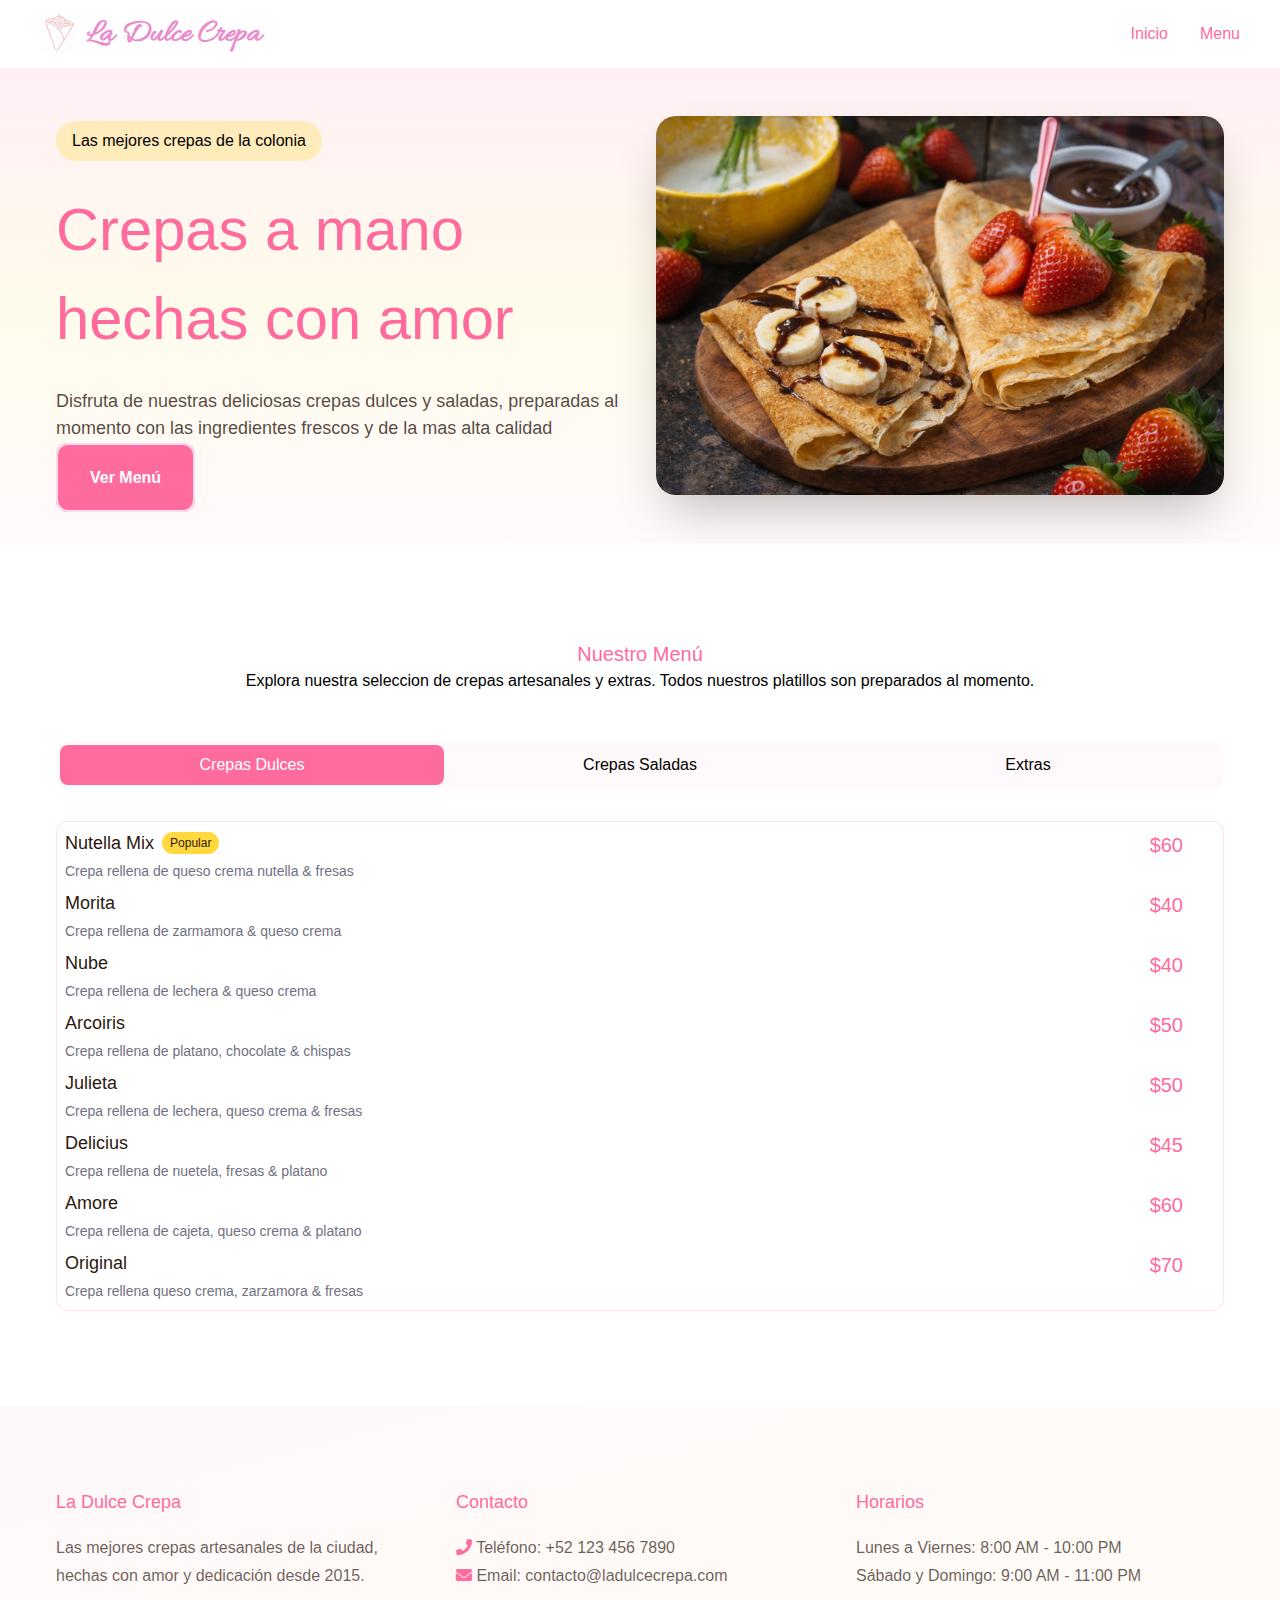
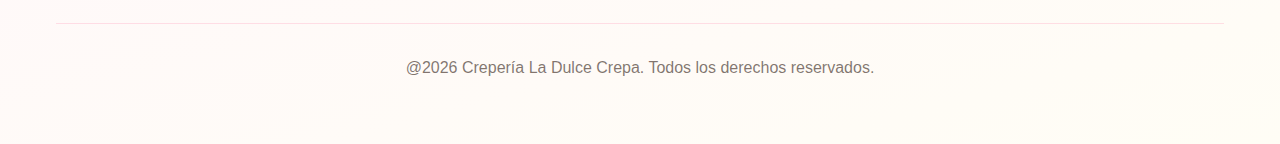
<file: index.html>
<!DOCTYPE html>
<html lang="es">
<head>
    <meta charset="UTF-8">
    <meta name="viewport" content="width=device-width, initial-scale=1.0">
    <meta name="description" content="Disfruta de las mejores crepas dulces y saladas artesanales en La Dulce Crepa. Preparadas al momento con ingredientes frescos en la colonia. ¡Visítanos!">
    <meta name="keywords" content="crepas, crepas dulces, crepas saladas, comida artesanal, colonia, fresas, nutella, queso crema, extras, menú">
    <meta name="author" content="La Dulce Crepa">
    <meta name="robots" content="index, follow">
    <link rel="canonical" href="https://ladulcecrepa.com/"> <!-- Cambia esto por tu URL real si tienes dominio -->
    <link rel="stylesheet" href="../css/style.css">
    <link rel="Shortcut icon" href="../Img/Logo crepa Nosa.png">
    <link rel="stylesheet" href="../lib/fontawesome-free-5.15.4-web/css/all.css">
    <link href="https://fonts.googleapis.com/css2?family=Allura&display=swap" rel="stylesheet">

    <title>La Dulce Crepa - Crepas Dulces y Saladas Artesanales</title>
    
    <!-- Open Graph para Facebook -->
    <meta property="og:title" content="La Dulce Crepa - Crepas Artesanales">
    <meta property="og:description" content="Las mejores crepas dulces y saladas preparadas al momento con ingredientes frescos. ¡Visítanos en la colonia!">
    <meta property="og:image" content="../Img/Crepas_main.png"> <!-- Cambia a URL absoluta si subes a web -->
    <meta property="og:url" content="https://ladulcecrepa.com/">
    <meta property="og:type" content="website">
    
    <!-- Twitter Cards -->
    <meta name="twitter:card" content="summary_large_image">
    <meta name="twitter:title" content="La Dulce Crepa - Crepas Artesanales">
    <meta name="twitter:description" content="Disfruta de crepas dulces y saladas hechas con amor. Ingredientes frescos y deliciosos.">
    <meta name="twitter:image" content="../Img/Crepas_main.png">
    
    <!-- Schema Markup para Restaurante -->
    <script type="application/ld+json">
    {
      "@context": "https://schema.org",
      "@type": "Restaurant",
      "name": "La Dulce Crepa",
      "description": "Crepas dulces y saladas artesanales preparadas al momento con ingredientes frescos.",
      "url": "https://ladulcecrepa.com/",
      "telephone": "+52-XXX-XXX-XXXX",  <!-- Reemplaza con tu número real -->
      "address": {
        "@type": "PostalAddress",
        "streetAddress": "Dirección de tu negocio",  <!-- Reemplaza -->
        "addressLocality": "Tu Ciudad",
        "addressRegion": "Tu Estado",
        "postalCode": "Código Postal",
        "addressCountry": "MX"
      },
      "servesCuisine": ["Mexicana", "Postres"],
      "priceRange": "$$",
      "image": "../Img/Crepas_main.png",
      "menu": "#menu"
    }
    </script>

</head>
<body>
     <!--Menu-->
      <header class="header-principal"> 
        <nav>
          <div class="nav-container">
            <div class="logo-parent">
              
              <img class="logoNosa" src="../Img/Logo crepa Nosa chico.PNG" alt="La Dulce Crepa" loading="lazy">
              <a href="#" class="logo">La Dulce Crepa</a>

            </div>
            
            <button class="menu-btn" id="menuBtn">☰</button>
            <ul class="nav-links" id="navLinks">
              <li><a href="#inicio">Inicio</a></li>
              <li><a href="#menu">Menu</a></li>
              
            </ul>
          </div>


        </nav>

      </header>

        <!--Hero Section-->

        <section id="inicio"  class="hero">
          <div class="container">
            <div class="hero-grid">
              <div class="hero-content">
                <div class="hero-badge">
                  <p>Las mejores crepas de la colonia</p>
                </div>
                <h1 class="hero-title">
                  Crepas a mano hechas con amor
                </h1>
                <p class="hero-description">
                  Disfruta de nuestras deliciosas crepas dulces y saladas, preparadas al momento con las ingredientes frescos y de la mas alta calidad
                </p>
                <div class="hero-buttons">
                  <a href="#menu" class="btn btn-primary">Ver Menú</a>
                </div>
              </div>
              <div class="hero-image">
                <img src="../Img/Crepas_main.png" alt="Crepas deliciosas" loading="lazy">

              </div>
            </div>
            
          </div>
        </section>

        <!--Menú Section-->

        <section id="menu" class="menu-section">
           <div class="container menu-container">

            
            <div class="menu-header">
              <h2 class="menu-title">Nuestro Menú</h2>
              <p class="menu-subtitle">Explora nuestra seleccion de crepas artesanales y extras. Todos nuestros platillos son preparados al momento.</p>
            </div>

            <!--tabs-->
            <div class="tabs">
              <div class="tab-list">
                <button class="tab-trigger active" id="btn-active-dulces"><span>Crepas Dulces</span></button>
                <button class="tab-trigger" id="btn-active-saladas"><span>Crepas Saladas</span></button>
                <button class="tab-trigger" id="btn-active-extras"><span>Extras</span></button>
              </div>

              <!--tab content dulces-->
              <div class="tab-content active" id="tabDulces">
                <div class="menu-card" id="dulces-list">
                  <div class="menu-item">
                    
                    <div class="menu-item-content">

                      <div class="menu-item-info">
                        <div class="menu-item-header">
                          <h3 class="menu-item-name">Nutella Mix</h3>
                          <span class="popular-badge">Popular</span>
                        </div>
                        <p class="menu-item-description">Crepa rellena de queso crema nutella & fresas</p>

                      </div>

                      <div class="menu-item-action">
                        <span class="menu-item-price">$60</span>


                      </div>
                    </div>
                  </div>
                  <div class="menu-item">
                    
                    <div class="menu-item-content">

                      <div class="menu-item-info">
                        <div class="menu-item-header">
                          <h3 class="menu-item-name">Morita</h3>
                          
                        </div>
                        <p class="menu-item-description">Crepa rellena de zarmamora & queso crema</p>

                      </div>

                      <div class="menu-item-action">
                        <span class="menu-item-price">$40</span>


                      </div>
                    </div>
                  </div>
                  <div class="menu-item">
                    
                    <div class="menu-item-content">

                      <div class="menu-item-info">
                        <div class="menu-item-header">
                          <h3 class="menu-item-name">Nube</h3>
                          
                        </div>
                        <p class="menu-item-description">Crepa rellena de lechera & queso crema</p>

                      </div>

                      <div class="menu-item-action">
                        <span class="menu-item-price">$40</span>


                      </div>
                    </div>
                  </div>
                  <div class="menu-item">
                    
                    <div class="menu-item-content">

                      <div class="menu-item-info">
                        <div class="menu-item-header">
                          <h3 class="menu-item-name">Arcoiris</h3>
                          
                        </div>
                        <p class="menu-item-description">Crepa rellena de platano, chocolate & chispas</p>

                      </div>

                      <div class="menu-item-action">
                        <span class="menu-item-price">$50</span>


                      </div>
                    </div>
                  </div>
                  <div class="menu-item">
                    
                    <div class="menu-item-content">

                      <div class="menu-item-info">
                        <div class="menu-item-header">
                          <h3 class="menu-item-name">Julieta</h3>
                          
                        </div>
                        <p class="menu-item-description">Crepa rellena de lechera, queso crema & fresas</p>

                      </div>

                      <div class="menu-item-action">
                        <span class="menu-item-price">$50</span>


                      </div>
                    </div>
                  </div>
                  <div class="menu-item">
                    
                    <div class="menu-item-content">

                      <div class="menu-item-info">
                        <div class="menu-item-header">
                          <h3 class="menu-item-name">Delicius</h3>
                          
                        </div>
                        <p class="menu-item-description">Crepa rellena de nuetela, fresas & platano</p>

                      </div>

                      <div class="menu-item-action">
                        <span class="menu-item-price">$45</span>


                      </div>
                    </div>
                  </div>

                  <div class="menu-item">
                    
                    <div class="menu-item-content">

                      <div class="menu-item-info">
                        <div class="menu-item-header">
                          <h3 class="menu-item-name">Amore</h3>
                          
                        </div>
                        <p class="menu-item-description">Crepa rellena de cajeta, queso crema & platano</p>

                      </div>

                      <div class="menu-item-action">
                        <span class="menu-item-price">$60</span>


                      </div>
                    </div>
                  </div>

                  <div class="menu-item">
                    
                    <div class="menu-item-content">

                      <div class="menu-item-info">
                        <div class="menu-item-header">
                          <h3 class="menu-item-name">Original</h3>
                          
                        </div>
                        <p class="menu-item-description">Crepa rellena queso crema, zarzamora & fresas</p>

                      </div>

                      <div class="menu-item-action">
                        <span class="menu-item-price">$70</span>


                      </div>
                    </div>
                  </div>



                  <!--tab content- saladas-->

                  
                  

                </div>
              </div>

              <!--tab content saladas-->

              <div class="tab-content " id="tabSaladas">

                    <div class="menu-card" id="saladas-list">
                       <div class="menu-item">
                    
                    <div class="menu-item-content">

                      <div class="menu-item-info">
                        <div class="menu-item-header">
                          <h3 class="menu-item-name">Tradicional</h3>
                          <span class="popular-badge">Popular</span>
                        </div>
                        <p class="menu-item-description">Crepa rellena de jamon & queso manchego</p>

                      </div>

                      <div class="menu-item-action">
                        <span class="menu-item-price">$60</span>


                      </div>
                    </div>
                  </div>
                  <div class="menu-item">
                    
                    <div class="menu-item-content">

                      <div class="menu-item-info">
                        <div class="menu-item-header">
                          <h3 class="menu-item-name">Hawallana</h3>
                          
                        </div>
                        <p class="menu-item-description">Crepa rellena de jamón, piña & queso manchego</p>

                      </div>

                      <div class="menu-item-action">
                        <span class="menu-item-price">$70</span>


                      </div>
                    </div>
                  </div>
                  <div class="menu-item">
                    
                    <div class="menu-item-content">

                      <div class="menu-item-info">
                        <div class="menu-item-header">
                          <h3 class="menu-item-name">Buenísima</h3>
                          
                        </div>
                        <p class="menu-item-description">Crepa rellena de salchicha, queso manchego & queso amarillo</p>

                      </div>

                      <div class="menu-item-action">
                        <span class="menu-item-price">$80</span>


                      </div>
                    </div>
                  </div>
                  <div class="menu-item">
                    
                    <div class="menu-item-content">

                      <div class="menu-item-info">
                        <div class="menu-item-header">
                          <h3 class="menu-item-name">Quesísimo</h3>
                          
                        </div>
                        <p class="menu-item-description">Crepa rellena de queso manchego, queso crema & queso amarillo</p>

                      </div>

                      <div class="menu-item-action">
                        <span class="menu-item-price">$45</span>


                      </div>
                    </div>
                  </div>
                  

                  






                    </div>
                  </div>
              
               <!--Extras-->

                  <div class="tab-content" id="tabExtras">
                    <div class="menu-card" id="tab-extras">
                       <div class="menu-item">
                    
                    <div class="menu-item-content">

                      <div class="menu-item-info">
                        <div class="menu-item-header">
                          <h3 class="menu-item-name">Plátanos fritos</h3>
                          
                        </div>
                        <p class="menu-item-description">Orden de plátanos fritos preparados con lechera, chocolate & y chispas</p>

                      </div>

                      <div class="menu-item-action">
                        <span class="menu-item-price">$35</span>


                      </div>
                    </div>
                  </div>
                  <div class="menu-item">
                    
                    <div class="menu-item-content">

                      <div class="menu-item-info">
                        <div class="menu-item-header">
                          <h3 class="menu-item-name">Café</h3>
                          
                        </div>
                        <p class="menu-item-description">Delicioso café americano calientito con ducel algusto.</p>

                      </div>

                      <div class="menu-item-action">
                        <span class="menu-item-price">$20</span>


                      </div>
                    </div>
                  </div>
                  <div class="menu-item">
                    
                    <div class="menu-item-content">

                      <div class="menu-item-info">
                        <div class="menu-item-header">
                          <h3 class="menu-item-name">Té</h3>
                          
                        </div>
                        <p class="menu-item-description">Disfruta tu crepa acompañado de un té caliente de diferentes sabores.</p>

                      </div>

                      <div class="menu-item-action">
                        <span class="menu-item-price">$20</span>


                      </div>
                    </div>
                  </div>


                    </div>
                  </div>   

            </div>



           </div>





        </section>

        <!--Footer-->

        <footer class="footer" id="footer">
          <div class="container">

            <div class="footer-grid" >


             <div class="sociales" >
             <h4> La Dulce Crepa</h4>
             <p class="footer-text">Las mejores crepas artesanales de la ciudad, hechas con amor y dedicación desde 2015.</p>
             

             </div>
             <div class="contacto">
             <h4>Contacto</h4>
             <p class="footer-text"><i class="fas fa-phone"></i> Teléfono: +52 123 456 7890</p>
             <p class="footer-text"><i class="fas fa-envelope"></i> Email: contacto@ladulcecrepa.com</p>
             
            
             </div>
             <div class="horarios">
             <h4>Horarios</h4>
             <p class="footer-text">Lunes a Viernes: 8:00 AM - 10:00 PM</p>
             <p class="footer-text">Sábado y Domingo: 9:00 AM - 11:00 PM</p>
             </div>



            </div>
            <div class="footer-bottom">
              <p>@2026 Crepería La Dulce Crepa. Todos los derechos reservados.</p>
            </div>


           




          </div>

       

        </footer>
          
           
            
          
              
              
            

           

           
         
      





           



        
        
          
      
       

      

    
</body>
<script src="../js/app.js"></script>
</html>
</file>
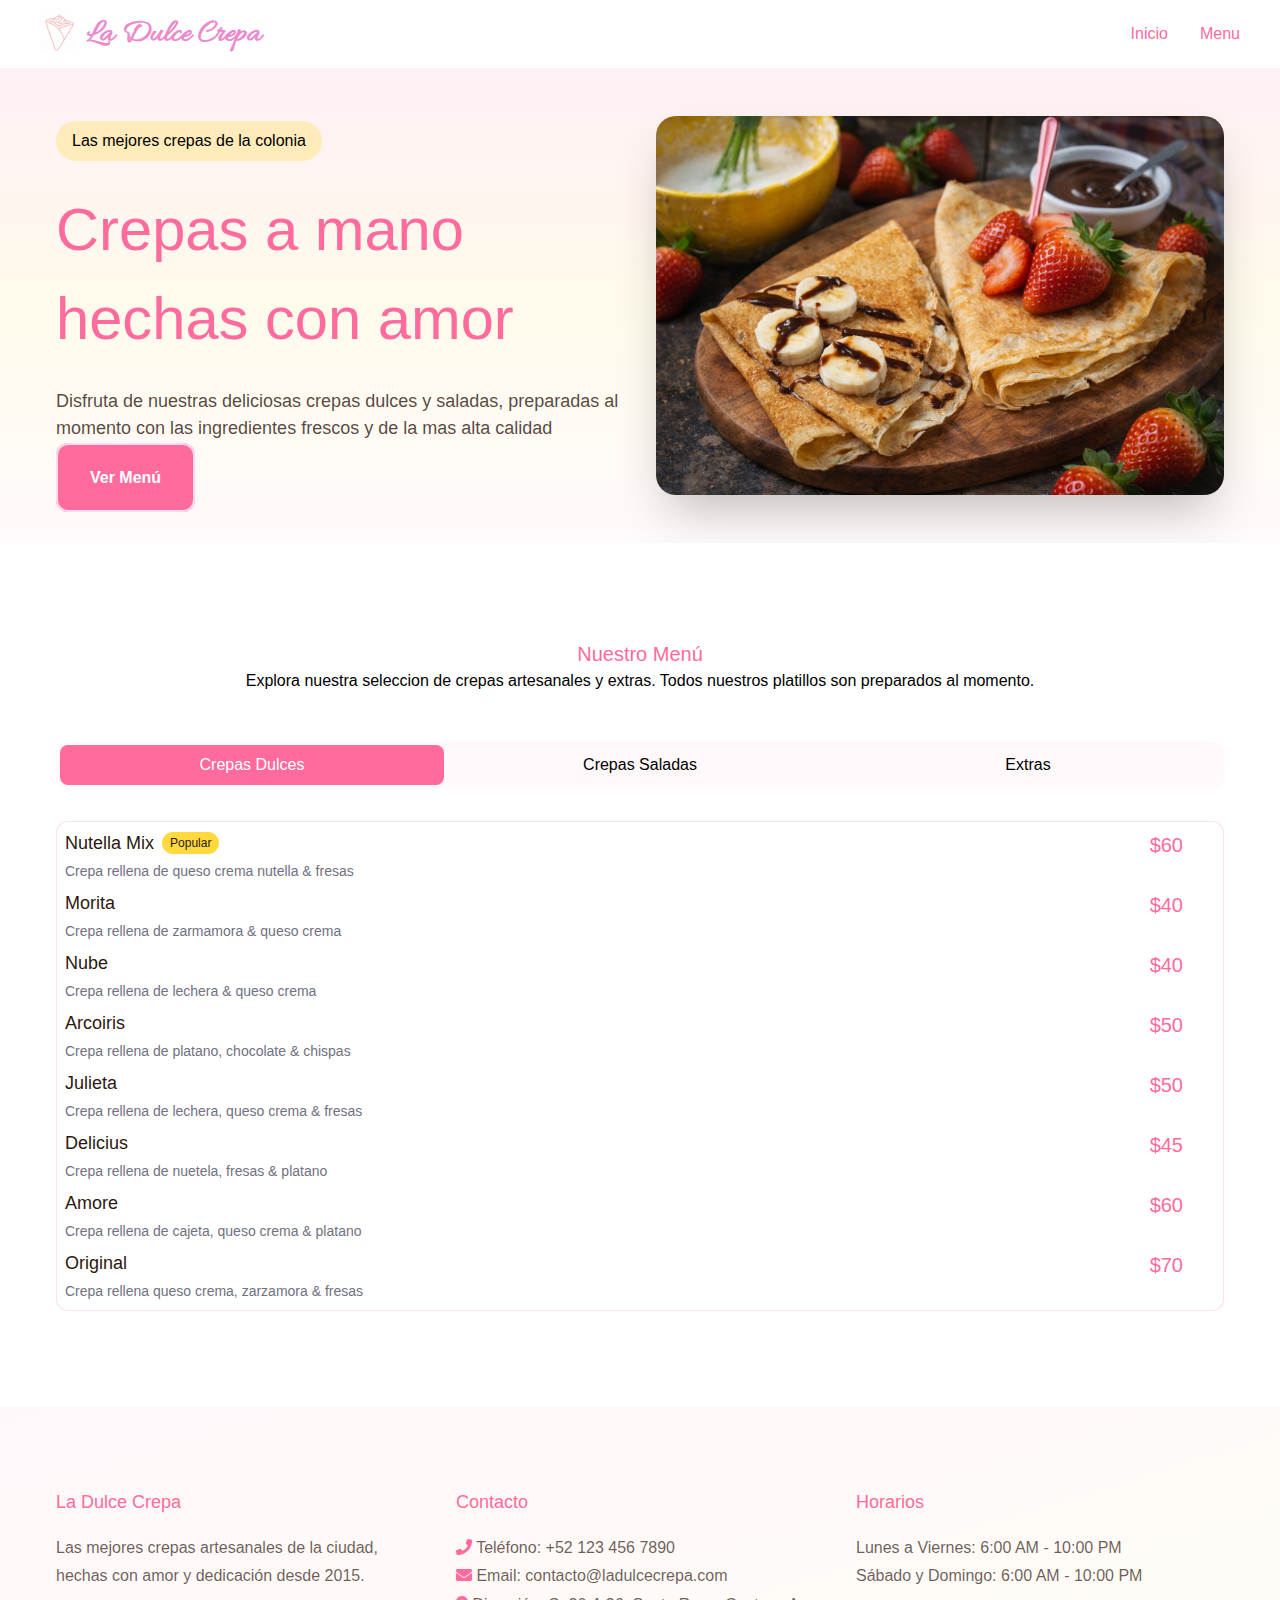
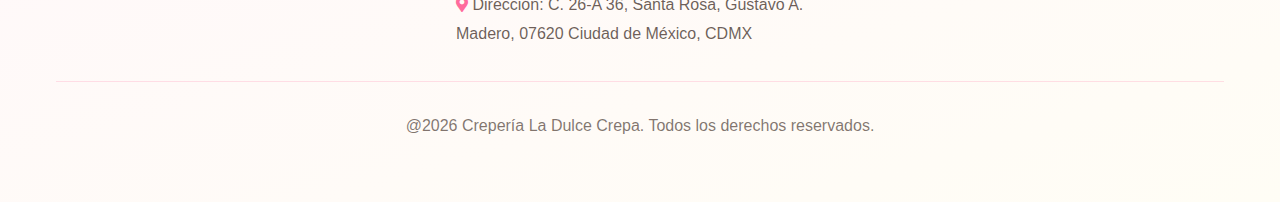
<file: html/index.html>
<!DOCTYPE html>
<html lang="es">
<head>
    <meta charset="UTF-8">
    <meta name="viewport" content="width=device-width, initial-scale=1.0">
    <meta name="description" content="Disfruta de las mejores crepas dulces y saladas artesanales en La Dulce Crepa. Preparadas al momento con ingredientes frescos en la colonia. ¡Visítanos!">
    <meta name="keywords" content="crepas, crepas dulces, crepas saladas, comida artesanal, colonia, fresas, nutella, queso crema, extras, menú">
    <meta name="author" content="La Dulce Crepa">
    <meta name="robots" content="index, follow">
    <link rel="canonical" href="https://ladulcecrepa.com/"> <!-- Cambia esto por tu URL real si tienes dominio -->
    <link rel="stylesheet" href="../css/style.css">
    <link rel="Shortcut icon" href="../Img/Logo crepa Nosa.png">
    <link rel="stylesheet" href="../lib/fontawesome-free-5.15.4-web/css/all.css">
    <link href="https://fonts.googleapis.com/css2?family=Allura&display=swap" rel="stylesheet">

    <title>La Dulce Crepa - Crepas Dulces y Saladas Artesanales</title>
    
    <!-- Open Graph para Facebook -->
    <meta property="og:title" content="La Dulce Crepa - Crepas Artesanales">
    <meta property="og:description" content="Las mejores crepas dulces y saladas preparadas al momento con ingredientes frescos. ¡Visítanos en la colonia!">
    <meta property="og:image" content="../Img/Crepas_main.png"> <!-- Cambia a URL absoluta si subes a web -->
    <meta property="og:url" content="https://ladulcecrepa.com/">
    <meta property="og:type" content="website">
    
    <!-- Twitter Cards -->
    <meta name="twitter:card" content="summary_large_image">
    <meta name="twitter:title" content="La Dulce Crepa - Crepas Artesanales">
    <meta name="twitter:description" content="Disfruta de crepas dulces y saladas hechas con amor. Ingredientes frescos y deliciosos.">
    <meta name="twitter:image" content="../Img/Crepas_main.png">
    
    <!-- Schema Markup para Restaurante -->
    <script type="application/ld+json">
    {
      "@context": "https://schema.org",
      "@type": "Restaurant",
      "name": "La Dulce Crepa",
      "description": "Crepas dulces y saladas artesanales preparadas al momento con ingredientes frescos.",
      "url": "https://ladulcecrepa.com/",
      "telephone": "+52-XXX-XXX-XXXX",  <!-- Reemplaza con tu número real -->
      "address": {
        "@type": "PostalAddress",
        "streetAddress": "Dirección de tu negocio",  <!-- Reemplaza -->
        "addressLocality": "Tu Ciudad",
        "addressRegion": "Tu Estado",
        "postalCode": "Código Postal",
        "addressCountry": "MX"
      },
      "servesCuisine": ["Mexicana", "Postres"],
      "priceRange": "$$",
      "image": "../Img/Crepas_main.png",
      "menu": "#menu"
    }
    </script>

</head>
<body>
     <!--Menu-->
      <header class="header-principal"> 
        <nav>
          <div class="nav-container">
            <div class="logo-parent">
              
              <img class="logoNosa" src="../Img/Logo crepa Nosa chico.PNG" alt="La Dulce Crepa" loading="lazy">
              <a href="#" class="logo">La Dulce Crepa</a>

            </div>
            
            <button class="menu-btn" id="menuBtn">☰</button>
            <ul class="nav-links" id="navLinks">
              <li><a href="#inicio">Inicio</a></li>
              <li><a href="#menu">Menu</a></li>
              
            </ul>
          </div>


        </nav>

      </header>

        <!--Hero Section-->

        <section id="inicio"  class="hero">
          <div class="container">
            <div class="hero-grid">
              <div class="hero-content">
                <div class="hero-badge">
                  <p>Las mejores crepas de la colonia</p>
                </div>
                <h1 class="hero-title">
                  Crepas a mano hechas con amor
                </h1>
                <p class="hero-description">
                  Disfruta de nuestras deliciosas crepas dulces y saladas, preparadas al momento con las ingredientes frescos y de la mas alta calidad
                </p>
                <div class="hero-buttons">
                  <a href="#menu" class="btn btn-primary">Ver Menú</a>
                </div>
              </div>
              <div class="hero-image">
                <img src="../Img/Crepas_main.png" alt="Crepas deliciosas" loading="lazy">

              </div>
            </div>
            
          </div>
        </section>

        <!--Menú Section-->

        <section id="menu" class="menu-section">
           <div class="container menu-container">

            
            <div class="menu-header">
              <h2 class="menu-title">Nuestro Menú</h2>
              <p class="menu-subtitle">Explora nuestra seleccion de crepas artesanales y extras. Todos nuestros platillos son preparados al momento.</p>
            </div>

            <!--tabs-->
            <div class="tabs">
              <div class="tab-list">
                <button class="tab-trigger active" id="btn-active-dulces"><span>Crepas Dulces</span></button>
                <button class="tab-trigger" id="btn-active-saladas"><span>Crepas Saladas</span></button>
                <button class="tab-trigger" id="btn-active-extras"><span>Extras</span></button>
              </div>

              <!--tab content dulces-->
              <div class="tab-content active" id="tabDulces">
                <div class="menu-card" id="dulces-list">
                  <div class="menu-item">
                    
                    <div class="menu-item-content">

                      <div class="menu-item-info">
                        <div class="menu-item-header">
                          <h3 class="menu-item-name">Nutella Mix</h3>
                          <span class="popular-badge">Popular</span>
                        </div>
                        <p class="menu-item-description">Crepa rellena de queso crema nutella & fresas</p>

                      </div>

                      <div class="menu-item-action">
                        <span class="menu-item-price">$60</span>


                      </div>
                    </div>
                  </div>
                  <div class="menu-item">
                    
                    <div class="menu-item-content">

                      <div class="menu-item-info">
                        <div class="menu-item-header">
                          <h3 class="menu-item-name">Morita</h3>
                          
                        </div>
                        <p class="menu-item-description">Crepa rellena de zarmamora & queso crema</p>

                      </div>

                      <div class="menu-item-action">
                        <span class="menu-item-price">$40</span>


                      </div>
                    </div>
                  </div>
                  <div class="menu-item">
                    
                    <div class="menu-item-content">

                      <div class="menu-item-info">
                        <div class="menu-item-header">
                          <h3 class="menu-item-name">Nube</h3>
                          
                        </div>
                        <p class="menu-item-description">Crepa rellena de lechera & queso crema</p>

                      </div>

                      <div class="menu-item-action">
                        <span class="menu-item-price">$40</span>


                      </div>
                    </div>
                  </div>
                  <div class="menu-item">
                    
                    <div class="menu-item-content">

                      <div class="menu-item-info">
                        <div class="menu-item-header">
                          <h3 class="menu-item-name">Arcoiris</h3>
                          
                        </div>
                        <p class="menu-item-description">Crepa rellena de platano, chocolate & chispas</p>

                      </div>

                      <div class="menu-item-action">
                        <span class="menu-item-price">$50</span>


                      </div>
                    </div>
                  </div>
                  <div class="menu-item">
                    
                    <div class="menu-item-content">

                      <div class="menu-item-info">
                        <div class="menu-item-header">
                          <h3 class="menu-item-name">Julieta</h3>
                          
                        </div>
                        <p class="menu-item-description">Crepa rellena de lechera, queso crema & fresas</p>

                      </div>

                      <div class="menu-item-action">
                        <span class="menu-item-price">$50</span>


                      </div>
                    </div>
                  </div>
                  <div class="menu-item">
                    
                    <div class="menu-item-content">

                      <div class="menu-item-info">
                        <div class="menu-item-header">
                          <h3 class="menu-item-name">Delicius</h3>
                          
                        </div>
                        <p class="menu-item-description">Crepa rellena de nuetela, fresas & platano</p>

                      </div>

                      <div class="menu-item-action">
                        <span class="menu-item-price">$45</span>


                      </div>
                    </div>
                  </div>

                  <div class="menu-item">
                    
                    <div class="menu-item-content">

                      <div class="menu-item-info">
                        <div class="menu-item-header">
                          <h3 class="menu-item-name">Amore</h3>
                          
                        </div>
                        <p class="menu-item-description">Crepa rellena de cajeta, queso crema & platano</p>

                      </div>

                      <div class="menu-item-action">
                        <span class="menu-item-price">$60</span>


                      </div>
                    </div>
                  </div>

                  <div class="menu-item">
                    
                    <div class="menu-item-content">

                      <div class="menu-item-info">
                        <div class="menu-item-header">
                          <h3 class="menu-item-name">Original</h3>
                          
                        </div>
                        <p class="menu-item-description">Crepa rellena queso crema, zarzamora & fresas</p>

                      </div>

                      <div class="menu-item-action">
                        <span class="menu-item-price">$70</span>


                      </div>
                    </div>
                  </div>



                  <!--tab content- saladas-->

                  
                  

                </div>
              </div>

              <!--tab content saladas-->

              <div class="tab-content " id="tabSaladas">

                    <div class="menu-card" id="saladas-list">
                       <div class="menu-item">
                    
                    <div class="menu-item-content">

                      <div class="menu-item-info">
                        <div class="menu-item-header">
                          <h3 class="menu-item-name">Tradicional</h3>
                          <span class="popular-badge">Popular</span>
                        </div>
                        <p class="menu-item-description">Crepa rellena de jamon & queso manchego</p>

                      </div>

                      <div class="menu-item-action">
                        <span class="menu-item-price">$60</span>


                      </div>
                    </div>
                  </div>
                  <div class="menu-item">
                    
                    <div class="menu-item-content">

                      <div class="menu-item-info">
                        <div class="menu-item-header">
                          <h3 class="menu-item-name">Hawallana</h3>
                          
                        </div>
                        <p class="menu-item-description">Crepa rellena de jamón, piña & queso manchego</p>

                      </div>

                      <div class="menu-item-action">
                        <span class="menu-item-price">$70</span>


                      </div>
                    </div>
                  </div>
                  <div class="menu-item">
                    
                    <div class="menu-item-content">

                      <div class="menu-item-info">
                        <div class="menu-item-header">
                          <h3 class="menu-item-name">Buenísima</h3>
                          
                        </div>
                        <p class="menu-item-description">Crepa rellena de salchicha, queso manchego & queso amarillo</p>

                      </div>

                      <div class="menu-item-action">
                        <span class="menu-item-price">$80</span>


                      </div>
                    </div>
                  </div>
                  <div class="menu-item">
                    
                    <div class="menu-item-content">

                      <div class="menu-item-info">
                        <div class="menu-item-header">
                          <h3 class="menu-item-name">Quesísimo</h3>
                          
                        </div>
                        <p class="menu-item-description">Crepa rellena de queso manchego, queso crema & queso amarillo</p>

                      </div>

                      <div class="menu-item-action">
                        <span class="menu-item-price">$45</span>


                      </div>
                    </div>
                  </div>
                  

                  






                    </div>
                  </div>
              
               <!--Extras-->

                  <div class="tab-content" id="tabExtras">
                    <div class="menu-card" id="tab-extras">
                       <div class="menu-item">
                    
                    <div class="menu-item-content">

                      <div class="menu-item-info">
                        <div class="menu-item-header">
                          <h3 class="menu-item-name">Plátanos fritos</h3>
                          
                        </div>
                        <p class="menu-item-description">Orden de plátanos fritos preparados con lechera, chocolate & y chispas</p>

                      </div>

                      <div class="menu-item-action">
                        <span class="menu-item-price">$40</span>


                      </div>
                    </div>
                  </div>
                  <div class="menu-item">
                    
                    <div class="menu-item-content">

                      <div class="menu-item-info">
                        <div class="menu-item-header">
                          <h3 class="menu-item-name">Café</h3>
                          
                        </div>
                        <p class="menu-item-description">Delicioso café que puedes endulzar al gusto.</p>

                      </div>

                      <div class="menu-item-action">
                        <span class="menu-item-price">$20</span>


                      </div>
                    </div>
                  </div>
                  <div class="menu-item">
                    
                    <div class="menu-item-content">

                      <div class="menu-item-info">
                        <div class="menu-item-header">
                          <h3 class="menu-item-name">Té</h3>
                          
                        </div>
                        <p class="menu-item-description">Disfruta tu crepa acompañado de un té caliente de diferentes sabores.</p>

                      </div>

                      <div class="menu-item-action">
                        <span class="menu-item-price">$20</span>


                      </div>
                    </div>
                  </div>


                    </div>
                  </div>   

            </div>



           </div>





        </section>

        <!--Footer-->

        <footer class="footer" id="footer">
          <div class="container">

            <div class="footer-grid" >


             <div class="sociales" >
             <h4> La Dulce Crepa</h4>
             <p class="footer-text">Las mejores crepas artesanales de la ciudad, hechas con amor y dedicación desde 2015.</p>
             

             </div>
             <div class="contacto">
             <h4>Contacto</h4>
             <p class="footer-text"><i class="fas fa-phone"></i> Teléfono: +52 123 456 7890</p>
             <p class="footer-text"><i class="fas fa-envelope"></i> Email: contacto@ladulcecrepa.com</p>
              <p class="footer-text"><i class="fas fa-map-marker-alt"></i> Dirección: C. 26-A 36, Santa Rosa, Gustavo A. Madero, 07620 Ciudad de México, CDMX</p>

             
            
             </div>
             <div class="horarios">
             <h4>Horarios</h4>
             <p class="footer-text">Lunes a Viernes: 6:00 AM - 10:00 PM</p>
             <p class="footer-text">Sábado y Domingo: 6:00 AM - 10:00 PM</p>
             </div>



            </div>
            <div class="footer-bottom">
              <p>@2026 Crepería La Dulce Crepa. Todos los derechos reservados.</p>
            </div>


           




          </div>

       

        </footer>
          
           
            
          
              
              
            

           

           
         
      





           



        
        
          
      
       

      

    
</body>
<script src="../js/app.js"></script>
</html>
</file>
<file: css/style.css>
:root{
  --color-secondary: #FFD9ED;
  --color-primary: #FF6B9D;
  --text-default: 'Segoe UI', Tahoma, Geneva, Verdana, sans-serif;
  --foreground: #2D1810;
  --card: #ffffff;
  --card-foreground: #2D1810;
  --secondary-foreground: #2D1810;
  --muted: #FFF0F5;
  --muted-foreground: #717182;
  --accent: #FFE5EC;
  --accent-foreground: #2D1810;
  --border: rgba(255, 107, 157, 0.2);
  --radius: 1rem;
  --secondary: #FFD93D;  
  --muted-foreground: #717182;



  --text-base: 1rem;
  --text-lg: 1.125rem;
  --text-xl: 1.25rem;
  --text-2xl: 1.5rem;
  --font-weight-medium: 500;
  --font-weight-normal: 400;

  




}


/*Generales*/

html{
  scroll-behavior: smooth; /* desplazamiento suave al usar anclas/scroll */
  
}


body{
  line-height: 1.5; /* altura de línea para mejor legibilidad */
  min-height: 100vh; /* asegura que el body cubra al menos la altura de la ventana */
  font-family: 'Segoe UI', Tahoma, Geneva, Verdana, sans-serif;
} 

*{
    margin: 0;
    padding: 0;
    box-sizing: border-box; /* incluye padding y border en el ancho/alto */
    font-family: 'Segoe UI', Tahoma, Geneva, Verdana, sans-serif;


} 

h1{
  font-size:50px;
  font-weight: var(--font-weight-medium);
  line-height: 1.5; /* espacio vertical entre líneas */
  

} 

h2{
  font-size:var(--text-xl);
  color: var(--color-primary);
  font-weight: var(--font-weight-medium);
  line-height: 1.5; /* consistencia de interlineado */
} 

h3{
  font-size: var(--text-lg);
  font-weight: var(--font-weight-medium);
  list-style: 1.5; /* (nota: propiedad inusual en h3, revisar uso) */
} 

h4{
 font-size: var(--text-lg);
  font-weight: var(--font-weight-medium);
  color: var(--color-primary);
  line-height: 3.5; /* altura de línea para mejorar legibilidad */

}
  
p{
  font-size: var(--text-base);
  font-weight: var(--font-weight-normal);
  line-height: 1.5; /* altura de línea para mejorar legibilidad */
} 


button{
  font-size: var(--text-base);
  font-weight: var(--font-weight-medium);
  line-height: 2.5; /* altura de línea */
  cursor: pointer;
  border: none; /* elimina borde por defecto */
  background: none;
} 




/*Nav*/

.header-principal{
  position: sticky;
  z-index: 50;
  top: 0;
  background-color: rgba(255, 255, 255, 0.9);
  backdrop-filter: blur(10px);
}

nav{
  background-color: var(--color-primary);
  padding: 10px 32px;
  box-shadow:  0 2px 10px rgb(--color-primario, 0.1);

} 



.header-principal nav{
  background-color: #FFF;
  
} 

.nav-container{
  display: flex;
  justify-content: space-between;
  align-items: center;
  max-width: 1200px; /* ancho máximo del contenedor */
  margin: 0 auto;
  
}  

.logo-parent{
  width: auto;
  height: auto;
  display: flex;
  flex-direction: row;
  align-items: center; /* centra verticalmente logo y texto */
  gap: 0.6rem; /* espacio entre logo y texto */
}



.logo{
  color: #eb8acc; /* color del logo */
  font-weight: bold;
  font-size: 2rem;
  text-decoration: none;
  font-family:  'Allura', cursive;
} 
.logoNosa{
  display: block;
  max-height: 40px; /* limita altura para que no exceda el contenedor */
  width: auto;
  height: auto;
  object-fit: contain;  
} 

.nav-links{
  display: flex;
  gap: 2rem; /* separacion entre enlaces */
  list-style: none; /* elimina viñetas de la lista */
  transition: all 0.3s ease;
  
} 

.nav-links a{
  color:var(--color-primary);/* color de los enlaces */
  text-decoration: none;
  font-weight: 500;
  transition: all 0.2s;

} 

.nav-links a:hover{
  opacity: 0.8; /* reduce opacidad al pasar el ratón */
  transform: translateY(-2px); /* eleva ligeramente el enlace */
}

.menu-btn{
  display: none;
  
  color:#eb8acc; /* color del icono del menú */
  border:none; /* sin borde */
  font-size: 1.5rem;
  cursor: pointer;
} 


.btn{
  text-decoration: none;
  font-size: 16px;
  color: #FFF; /* color de texto en el botón */
  background-color: var(--color-primary);
  font-weight: 600;
  padding: 1.5rem 2rem;
  outline: none; /* eliminar outline por defecto */
  border-radius: 12px;
  border: 2px solid var(--color-secondary); /* borde con color secundario */
  cursor:pointer;
  transition: all 0.3s;
} 






/*Hero Section*/

.hero{
  overflow: hidden; /* oculta overflow para efectos/imagenes */
  background: linear-gradient(rgba(255,107,157,0.1), rgba(255,217,61,0.1),rgba(255,229,236,0.2));
  padding: 3rem 0;
} 

.container{
  max-width: 1200px; /* ancho máximo del contenedor */
  margin: 0 auto;
  padding: 0 auto;
}
 
.hero-grid{
  display: grid;
  gap: 2rem; /* separación entre columnas */
  grid-template-columns: repeat(2, 1fr); /* texto a la izquierda, imagen a la derecha */
  align-items: center; /* centra verticalmente */
} 

.hero-content{
  display: flex;
  flex-direction: column;
  gap: 1.5rem; /* espacio entre elementos */
  text-align:left; /* alinea texto a la izquierda */
 
}   

.hero-badge{
  display: inline-block;
  padding: 0.5rem 1rem;
  background-color: rgba(255,217,61,0.3);
  border-radius: 9999px;
  align-self: flex-start;
}   


.hero-title{
  font-size:  3.73rem;
  color: var(--color-primary); /* color principal */
} 

.hero-description{
  font-size: 1.125rem;
  color: rgba(45, 24, 16, 0.8); /* color de texto con opacidad */
  max-width: 36rem; /* ancho máximo para mejorar lectura */
} 





.hero-image{
  width: 100%; /* ancho completo dentro de su contenedor */
  height: auto; /* altura automática para mantener proporción */
  display: block;
  overflow: hidden; /* recorta overflow de la imagen si aplica */
  max-width: 100%; /* no exceder el contenedor */
  box-shadow: 0 25px 50px -12px rgba(0, 0, 0, 0.25);
  border-radius: 20px;
 
} 

.hero-image img{
  width: 100%; /* imagen ocupa todo el contenedor */
  height: 100%; /* altura completa del contenedor */
  object-fit: cover; /* recorta para cubrir sin distorsionar */
  display: block;
  box-sizing: border-box;
  
  
}  


/*Menu section*/

.menu-section{
  padding: 3rem 0;
}

.menu-container{
  max-width: 1200px;
  padding: 1rem 1rem;

}

.menu-header{
  text-align: center;
  margin-bottom: 3rem;
}

.tabs{
  width: 100%;
  
}

.tab-content{
  transition: all 0.3s;
}

.tab-trigger.active{
  background-color: var(--color-primary);
  color: #FFF;
  border-radius: calc(0.75rem - 0.25rem);
  transition: all 0.3s;

}


.tab-list{
  display: grid;
  grid-template-columns: repeat(3, 1fr);
  background-color: rgba(255, 240, 245, 0.4);
  padding: 0.25rem;
  border-radius: 0.75rem;
  margin-bottom: 2rem;
  gap: 0.25rem;
}

.tab-trigger.active:hover{
  background-color: var(--color-primary);
 
  transition: all 0.3s;
}
.tab-trigger:hover{
  background-color: rgba(255, 107, 157, 0.1);
  transition: all 0.3s;
  border-radius: 0.75rem;
}



.menu-grid{
  display: grid;
  grid-template-columns: repeat(2, 1fr);
  gap: 2rem;
}
.menu-card{
  background-color: var(--card);
  border-radius: 0.75rem;
  border: 1px solid var(--border);
  overflow: hidden;
  
}

.menu-item{
  margin: 0.5rem;
}
.menu-item:hover{
  background-color: rgba(255, 229, 236, 0.3);;

}
.menu-item-content{
  display: flex;
  justify-content: space-between;
  align-items: start;
  gap:  1 rem;
}
.menu-item-info{
  flex:1;
  display: flex;
  flex-direction: column; 
  gap: 0.25rem;;
}

.menu-item-header{
  display: flex;
  align-items: center;
  gap: 0.5rem;
  flex-wrap: wrap;
}
.menu-item-name{
  color: var(--card-foreground);
}

.popular-badge{
  padding: 0.125rem 0.5rem;
  background-color:var(--secondary);
  color: var(--secondary-foreground);
  border-radius: 9999px;
  font-size: 0.75rem;;
}

.menu-item-description{
  font-size: 0.875rem;
  color:var(--muted-foreground);
}

.menu-item-price{
  font-size: 1.25rem;
  color: var(--color-primary);
  margin-right: 2rem;
}

/*Footter*/
.footer{
  background: linear-gradient(to bottom right, rgba(255, 107, 157, 0.05), rgba(255, 217, 61, 0.05));
  padding: 4rem 0;
}

.container{
  max-width: 1200px;
  margin: 0 auto;
  padding: 0 1rem;
}

.footer-grid{
  display: grid;
  grid-template-columns: repeat(3, 1fr);
  gap: 2rem;
  margin-bottom: 2rem;
}

.footer-text{
  color: rgba(45, 24, 16, 0.7);
  line-height: 1.8;
  
}

.footer-bottom{
    border-top: 1px solid var(--border);
    padding-top: 2rem;
    text-align: center;
    color: rgba(45, 24, 16, 0.6);
    font-size: 0.875rem;

}

.fas {
  color: var(--color-primary);
}








@media (max-width: 768px){
  .menu-btn{
    display: block;
  } 

  /* ajustar tamaño del logo en pantallas pequeñas */
  .logoNosa{
    max-height: 36px;
  }

  /* apilar hero-grid en pantallas pequeñas */
  .hero-grid{
    grid-template-columns: 1fr; /* una columna en móvil */
  }

  /* ajustar imagen para que sea fluida */
  .hero-image{
    width: 100%;
    height: auto;
  }

  .hero-image img{
    width: 100%;
    height: auto;
    object-fit: cover; /* asegura recorte adecuado */
  }

  .nav-links{
    position: fixed; /* menú fijo en móvil */
    top: 62px; /* distancia desde arriba */
    left: 0; /* alineado a la izquierda */
    width: 100%; /* ocupa todo el ancho */
    background-color: var(--color-primary); /* Cambiado a rosa fuerte para mejor contraste */
    flex-direction: column;
    align-items: center;
    padding: 1rem 0;
    clip-path: circle(0px at 90% -10%); /* efecto de apertura */
    pointer-events: none; /* desactiva clics cuando está cerrado */
  }

  
  .nav-links.active{
    clip-path: circle(1000px at 90% -10%); /* abierto: aumenta el clip-path */
    pointer-events: all; /* abierto: habilita interacciones */
  }
  
  .nav-links li{
    opacity: 0; /* inicialmente ocultos */
    transform: translateY(20px); /* desplazados hacia abajo */
    transition: all 0.3s ease;

  }

  

  .nav-links.active li{
    opacity: 1; /* visibles cuando el menú está activo */
    transform: translateY(0); /* regresan a su posición */
    
  }
   


  .nav-links a{
    color: #FFF;
   } 



  /*Hero Section*/

  .hero-grid{
    display: grid;
    gap: 2rem;
    align-items: center;
  }

  .hero-content{
    display: flex;
    flex-direction: column;
    gap: 1.5rem;
    text-align: center;
  }

  .hero-badge{
   
    align-self:center;
  }

  .hero-title{
    font-size: 2rem;
  }

  .hero-description{
    font-size: 1.125rem;
    color: rgba(45,24,16,0.8);
    max-width: 36rem;
    margin: 0 auto;
  }

  .hero-image{
    width: 95%;
    position: relative;
    left: 0.938rem;
    right: 0.625rem;
  }

  .footer-grid{
    grid-template-columns: 1fr; /* una columna en móvil */
    text-align: center;
  }

  h4{
    font-size: 1.25rem;
  }


}


@media (min-width: 768px){
  .menu-section{
    padding: 6rem 0;
  }
}
</file>
